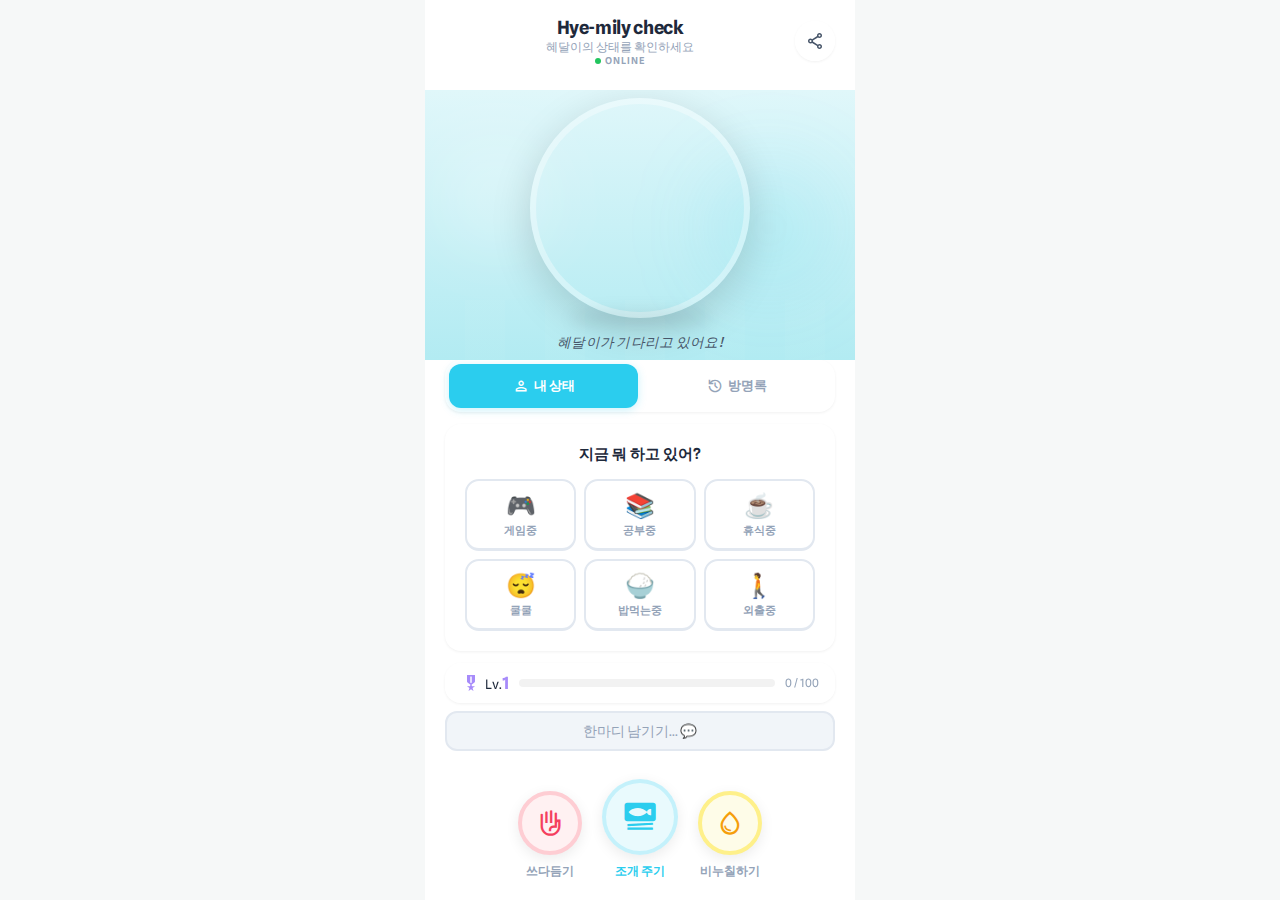
<file: index.html>
<!DOCTYPE html>
<html lang="ko">
<head>
  <meta charset="UTF-8">
  <meta name="viewport" content="width=device-width, initial-scale=1.0, viewport-fit=cover">
  <meta name="apple-mobile-web-app-capable" content="yes">
  <meta name="apple-mobile-web-app-status-bar-style" content="default">
  <title>혜달이의 상태 - Hye-mily check</title>
  <link rel="manifest" href="manifest.json">
  <meta name="theme-color" content="#2bcdee">
  <link href="https://fonts.googleapis.com/css2?family=Spline+Sans:wght@300;400;500;600;700&display=swap" rel="stylesheet">
  <link href="https://fonts.googleapis.com/css2?family=Material+Symbols+Outlined:wght,FILL@100..700,0..1&display=swap" rel="stylesheet">
  <link rel="stylesheet" href="css/style.css">
</head>
<body>
  <div id="app" class="app-shell">

    <!-- 헤더 (Stitch 스타일) -->
    <header class="header">
      <div class="header__center">
        <h1 class="header__title">Hye-mily check</h1>
        <p class="header__subtitle">혜달이의 상태를 확인하세요</p>
        <div class="header__badge">
          <span class="header__dot"></span> Online
        </div>
      </div>
      <button id="share-btn" class="header__action-btn" title="링크 공유하기">
        <span class="material-symbols-outlined">share</span>
      </button>
    </header>


    <!-- 메인 캐릭터 영역 (ocean gradient + floating) -->
    <main class="otter-main">
      <!-- 배경 블러 장식 -->
      <div class="otter-main__blur otter-main__blur--left"></div>
      <div class="otter-main__blur otter-main__blur--right"></div>

      <div class="otter-area">
        <div id="otter-container" class="otter-container floating"></div>
        <div id="otter-hearts" class="otter-hearts"></div>
      </div>
      <div id="otter-speech" class="otter-speech" hidden>
        <p id="otter-speech-text"></p>
      </div>
      <p id="otter-status-text" class="otter-status-text">혜달이가 기다리고 있어요!</p>
      <!-- 파도 장식 -->
      <div class="wave"></div>
    </main>

    <!-- 탭 네비게이션 -->
    <nav class="tabs">
      <button class="tab tab--active" data-tab="mood">
        <span class="material-symbols-outlined tab__icon">person</span>
        내 상태
      </button>
      <button class="tab" data-tab="care-log">
        <span class="material-symbols-outlined tab__icon">history</span>
        방명록
      </button>
    </nav>

    <!-- 탭 컨텐츠 -->
    <div class="tab-content">
      <!-- 내 상태 탭 -->
      <section id="tab-mood" class="tab-panel tab-panel--active">
        <div class="mood">
          <p class="mood__question">지금 뭐 하고 있어?</p>
          <div class="mood__grid">
            <button class="mood__btn" data-mood="gaming" data-emoji="🎮">
              <span class="mood__emoji">🎮</span>
              <span class="mood__name">게임중</span>
            </button>
            <button class="mood__btn" data-mood="studying" data-emoji="📚">
              <span class="mood__emoji">📚</span>
              <span class="mood__name">공부중</span>
            </button>
            <button class="mood__btn" data-mood="resting" data-emoji="☕">
              <span class="mood__emoji">☕</span>
              <span class="mood__name">휴식중</span>
            </button>
            <button class="mood__btn" data-mood="sleeping" data-emoji="😴">
              <span class="mood__emoji">😴</span>
              <span class="mood__name">쿨쿨</span>
            </button>
            <button class="mood__btn" data-mood="eating" data-emoji="🍚">
              <span class="mood__emoji">🍚</span>
              <span class="mood__name">밥먹는중</span>
            </button>
            <button class="mood__btn" data-mood="out" data-emoji="🚶">
              <span class="mood__emoji">🚶</span>
              <span class="mood__name">외출중</span>
            </button>
          </div>
        </div>
      </section>

      <!-- 돌봄 기록 탭 -->
      <section id="tab-care-log" class="tab-panel">
        <div class="care-log">
          <div id="care-today-summary" class="care-log__summary">
            <p class="care-log__summary-title">오늘의 돌봄</p>
            <div class="care-log__summary-counts">
              <span class="care-log__badge">총 <strong id="care-today-total">0</strong>회</span>
              <span class="care-log__badge care-log__badge--feed">🐚 <strong id="care-today-feed">0</strong></span>
              <span class="care-log__badge care-log__badge--wash">🧼 <strong id="care-today-wash">0</strong></span>
              <span class="care-log__badge care-log__badge--pet">💕 <strong id="care-today-pet">0</strong></span>
            </div>
          </div>
          <ul id="care-log-list" class="care-log__list"></ul>
          <p id="care-log-empty" class="care-log__empty">아직 돌봄 기록이 없어요!</p>
        </div>
      </section>

    </div>

    <!-- 레벨 표시 -->
    <div class="care__level">
      <div class="care__level-info">
        <span class="material-symbols-outlined care__level-icon" style="font-variation-settings: 'FILL' 1">military_tech</span>
        <p>Lv.<strong id="otter-level">1</strong></p>
        <span id="otter-level-top" hidden>1</span>
      </div>
      <div class="stat-card__track care__level-track">
        <div id="exp-bar" class="stat-card__fill stat-card__fill--exp" style="width:0%"></div>
      </div>
      <p class="care__exp-text"><span id="exp-text">0</span> / <span id="exp-max">100</span></p>
    </div>

    <!-- 메시지 입력 -->
    <div class="message-input">
      <input id="care-message" type="text" class="message-input__field" placeholder="한마디 남기기... 💬" maxlength="30">
    </div>

    <!-- 하단 액션 독 (Stitch 스타일 원형 버튼) -->
    <footer class="bottom-dock">
      <div class="dock-action">
        <button id="care-pet" class="dock-btn dock-btn--pet">
          <span class="material-symbols-outlined dock-btn__icon">front_hand</span>
        </button>
        <span class="dock-action__label">쓰다듬기</span>
      </div>
      <div class="dock-action dock-action--main">
        <button id="care-feed" class="dock-btn dock-btn--feed">
          <span class="material-symbols-outlined dock-btn__icon" style="font-variation-settings: 'FILL' 1">set_meal</span>
        </button>
        <span class="dock-action__label dock-action__label--primary">조개 주기</span>
      </div>
      <div class="dock-action">
        <button id="care-wash" class="dock-btn dock-btn--wash">
          <span class="material-symbols-outlined dock-btn__icon">water_drop</span>
        </button>
        <span class="dock-action__label">비누칠하기</span>
      </div>
    </footer>

    <!-- 파티클 컨테이너 -->
    <div id="particles" class="particles"></div>

    <!-- 돌봄 알림 토스트 -->
    <div id="care-toast" class="care-toast" hidden>
      <p id="care-toast-text"></p>
    </div>

    <!-- 공유 모달 -->
    <div id="share-modal" class="modal" hidden>
      <div class="modal__backdrop"></div>
      <div class="modal__content">
        <h2>혜달이 페이지 공유하기</h2>
        <p>이 링크를 연인이나 가족에게 보내주세요!</p>
        <div class="modal__link-area">
          <input id="share-url" type="text" class="modal__link-input" readonly>
          <button id="copy-url" class="btn btn--primary">복사</button>
        </div>
        <button id="close-modal" class="btn btn--outline modal__close">닫기</button>
      </div>
    </div>
  </div>

  <script>
    if ('serviceWorker' in navigator) {
      navigator.serviceWorker.register('./sw.js');
    }
  </script>
  <script src="js/otter-svg.js"></script>
  <script src="js/api.js"></script>
  <script src="js/tamagotchi.js"></script>

  <script src="js/mood.js"></script>
  <script src="js/share.js"></script>
  <script src="js/notification.js"></script>
  <script src="js/app.js"></script>
</body>
</html>
</file>
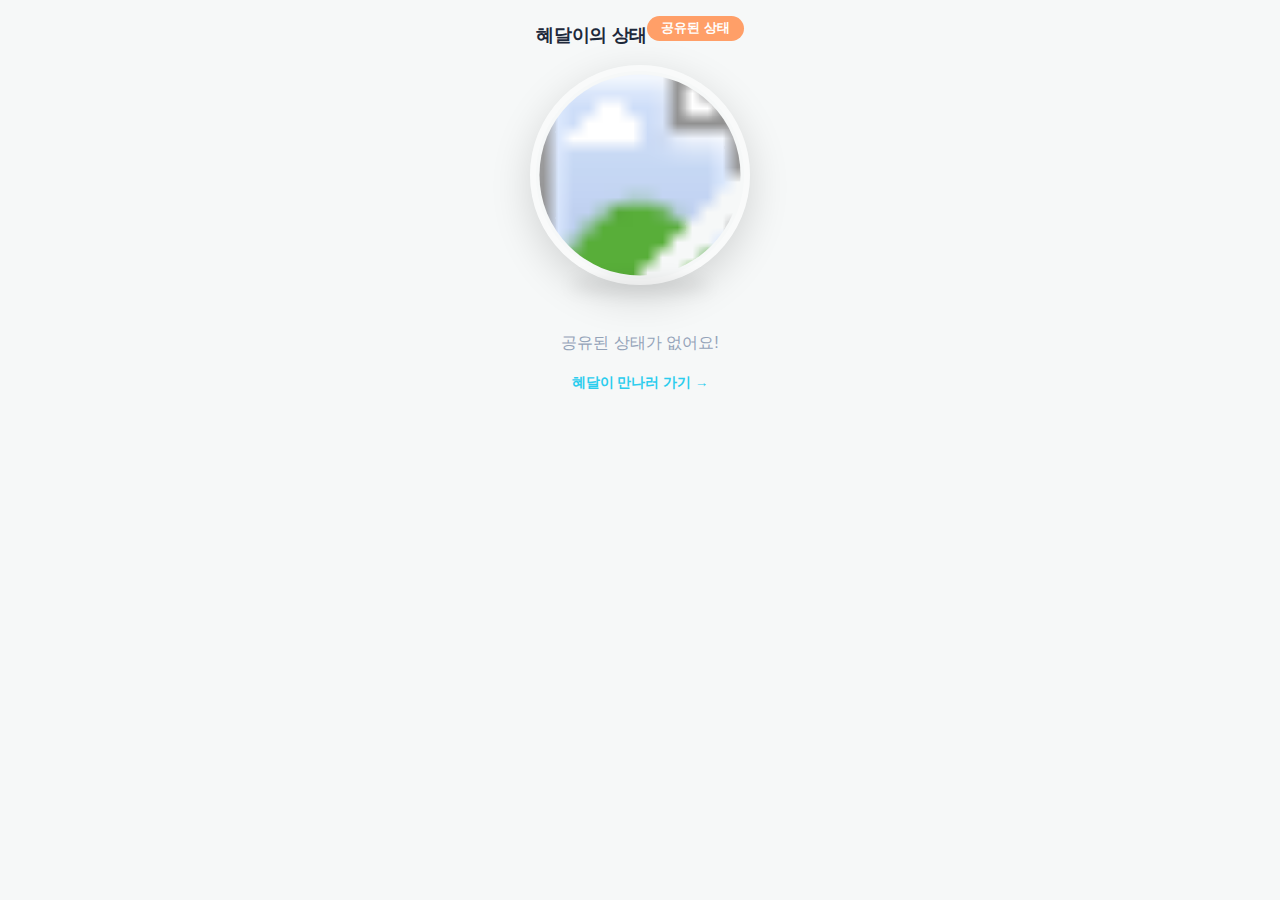
<file: share.html>
<!DOCTYPE html>
<html lang="ko">
<head>
  <meta charset="UTF-8">
  <meta name="viewport" content="width=device-width, initial-scale=1.0, viewport-fit=cover">
  <meta name="apple-mobile-web-app-capable" content="yes">
  <meta name="apple-mobile-web-app-status-bar-style" content="default">
  <title>혜달이의 상태 - 공유</title>
  <meta name="description" content="혜달이가 지금 뭘 하고 있는지 확인해보세요!">
  <meta property="og:title" content="혜달이의 상태">
  <meta property="og:description" content="혜달이가 지금 뭘 하고 있는지 확인해보세요!">
  <link rel="stylesheet" href="css/style.css">
  <style>
    .shared-view {
      text-align: center;
      padding: 20px 0;
    }
    .shared-badge {
      display: inline-block;
      background: var(--accent);
      color: #fff;
      padding: 4px 14px;
      border-radius: 20px;
      font-size: 0.8rem;
      font-weight: 600;
      margin-bottom: 12px;
    }
    .shared-mood {
      font-size: 1.2rem;
      font-weight: 700;
      margin: 12px 0 4px;
    }
    .shared-message {
      font-size: 0.95rem;
      color: var(--text-light);
      margin-bottom: 16px;
    }
    .shared-todos {
      text-align: left;
      background: var(--card);
      border-radius: var(--radius);
      box-shadow: var(--shadow);
      padding: 16px 20px;
      margin-top: 16px;
    }
    .shared-todos h3 {
      font-size: 0.9rem;
      color: var(--text-light);
      margin-bottom: 10px;
    }
    .shared-todos li {
      font-size: 0.9rem;
      padding: 6px 0;
      border-bottom: 1px solid #F0E8DD;
      list-style: none;
    }
    .shared-todos li:last-child {
      border-bottom: none;
    }
    .shared-link-back {
      display: inline-block;
      margin-top: 20px;
      font-size: 0.85rem;
      color: var(--primary);
      text-decoration: none;
      font-weight: 600;
    }
    .shared-link-back:hover {
      text-decoration: underline;
    }
    .shared-empty {
      padding: 40px 20px;
      text-align: center;
      color: var(--text-light);
    }
  </style>
</head>
<body>
  <div id="app">
    <header class="header">
      <h1 class="header__title">혜달이의 상태</h1>
      <span class="shared-badge">공유된 상태</span>
    </header>

    <!-- 혜달이 캐릭터 영역 -->
    <section class="otter-area">
      <div id="otter-container" class="otter-container"></div>
      <div id="otter-speech" class="otter-speech" hidden>
        <p id="otter-speech-text"></p>
      </div>
    </section>

    <!-- 공유 콘텐츠 -->
    <div id="shared-content" class="shared-view">
      <!-- JS로 채워집니다 -->
    </div>

    <!-- 데이터가 없을 때 -->
    <div id="shared-empty" class="shared-empty" hidden>
      <p>공유된 상태가 없어요!</p>
      <a href="index.html" class="shared-link-back">혜달이 만나러 가기 →</a>
    </div>
  </div>

  <script src="js/otter-svg.js"></script>
  <script>
    (function() {
      'use strict';

      const moodNames = {
        happy: '행복해 😊',
        focused: '집중! 🔥',
        tired: '피곤해 😴',
        stressed: '힘들어 😰',
        excited: '신나! 🥳',
        bored: '심심해 😑',
        loved: '사랑해 🥰',
        hungry: '배고파 🍽️',
        default: '기본 🦦',
        eating: '냠냠 중 🐟',
        playing: '놀고 있어 ⚽',
        sleeping: '자는 중 💤',
      };

      function decodeState() {
        const params = new URLSearchParams(window.location.search);
        if (!params.has('m') && !params.has('h')) return null;

        const data = {};
        if (params.has('m')) data.mood = params.get('m');
        if (params.has('h')) data.hunger = Number(params.get('h'));
        if (params.has('hp')) data.happiness = Number(params.get('hp'));
        if (params.has('e')) data.energy = Number(params.get('e'));
        if (params.has('lv')) data.level = Number(params.get('lv'));
        if (params.has('msg')) data.message = params.get('msg');
        if (params.has('td')) {
          try { data.todos = JSON.parse(params.get('td')); } catch (e) { /* 무시 */ }
        }
        return data;
      }

      function escapeHtml(str) {
        const div = document.createElement('div');
        div.textContent = str;
        return div.innerHTML;
      }

      function renderSharedView(data) {
        // 혜달이 렌더링
        OtterSVG.mount('otter-container', data.mood || 'default');

        const $content = document.getElementById('shared-content');
        if (!$content) return;

        let html = '';

        // 기분
        const moodName = moodNames[data.mood] || moodNames.default;
        html += `<div class="shared-mood">${escapeHtml(moodName)}</div>`;

        // 메시지
        if (data.message) {
          html += `<div class="shared-message">"${escapeHtml(data.message)}"</div>`;
        }

        // 상태바
        if (data.hunger != null) {
          html += `
            <div class="stats-bar" style="margin-top:16px">
              <div class="stat">
                <span class="stat__label">배고픔</span>
                <div class="stat__bar"><div class="stat__fill stat__fill--hunger" style="width:${data.hunger}%"></div></div>
              </div>
              <div class="stat">
                <span class="stat__label">행복도</span>
                <div class="stat__bar"><div class="stat__fill stat__fill--happiness" style="width:${data.happiness || 50}%"></div></div>
              </div>
              <div class="stat">
                <span class="stat__label">에너지</span>
                <div class="stat__bar"><div class="stat__fill stat__fill--energy" style="width:${data.energy || 50}%"></div></div>
              </div>
            </div>
          `;
        }

        // 레벨
        if (data.level) {
          html += `<p style="font-size:0.9rem;color:var(--text-light);margin-top:8px">혜달이 Lv.${data.level}</p>`;
        }

        // 할 일 목록
        if (data.todos && data.todos.length > 0) {
          html += `<div class="shared-todos"><h3>할 일 목록</h3><ul>`;
          data.todos.forEach(text => {
            html += `<li>${escapeHtml(text)}</li>`;
          });
          html += `</ul></div>`;
        }

        html += `<a href="index.html" class="shared-link-back">나도 혜달이 키우러 가기 →</a>`;

        $content.innerHTML = html;
      }

      // 초기화
      const data = decodeState();
      if (data) {
        renderSharedView(data);
      } else {
        document.getElementById('shared-content').hidden = true;
        document.getElementById('shared-empty').hidden = false;
        OtterSVG.mount('otter-container', 'default');
      }
    })();
  </script>
</body>
</html>
</file>
<file: css/style.css>
/* ===== 기본 리셋 & 변수 (Stitch Design) ===== */
*, *::before, *::after {
  box-sizing: border-box;
  margin: 0;
  padding: 0;
}

:root {
  --primary: #2bcdee;
  --primary-dark: #1ab5d6;
  --primary-glow: rgba(43, 205, 238, 0.25);
  --accent: #FF9F68;
  --accent-dark: #E8854E;
  --bg: #f6f8f8;
  --bg-dark: #101f22;
  --card: #FFFFFF;
  --card-glass: rgba(255, 255, 255, 0.60);
  --card-glass-border: rgba(255, 255, 255, 0.20);
  --text: #1e293b;
  --text-mid: #475569;
  --text-light: #94a3b8;
  --border: #e2e8f0;
  --border-light: #f1f5f9;

  /* Stat Colors */
  --hunger: #2bcdee;
  --happiness: #fb7185;
  --cleanliness: #60a5fa;
  --exp: #a78bfa;

  /* Dock Button Colors */
  --dock-pet: #fff1f2;
  --dock-pet-border: #fecdd3;
  --dock-pet-icon: #f43f5e;
  --dock-feed: rgba(43, 205, 238, 0.10);
  --dock-feed-border: rgba(43, 205, 238, 0.20);
  --dock-wash: #fefce8;
  --dock-wash-border: #fef08a;
  --dock-wash-icon: #f59e0b;

  --radius: 1rem;
  --radius-lg: 1.5rem;
  --radius-xl: 2rem;
  --shadow: 0 1px 3px rgba(0, 0, 0, 0.06);
  --shadow-lg: 0 8px 32px rgba(0, 0, 0, 0.08);
  --shadow-btn: 0 4px 14px rgba(0, 0, 0, 0.08);
}

body {
  font-family: 'Spline Sans', -apple-system, BlinkMacSystemFont, sans-serif;
  background: var(--bg);
  color: var(--text);
  min-height: 100vh;
  min-height: 100dvh;
  display: flex;
  justify-content: center;
  align-items: flex-start;
  -webkit-font-smoothing: antialiased;
  -webkit-tap-highlight-color: transparent;
}

/* ===== App Shell (모바일 컨테이너) ===== */
.app-shell {
  width: 100%;
  max-width: 430px;
  min-height: 100vh;
  min-height: 100dvh;
  background: var(--card);
  position: relative;
  display: flex;
  flex-direction: column;
  overflow-x: hidden;
}

/* ===== API 상태 배너 ===== */
.api-banner {
  padding: 8px 16px;
  border-radius: 12px;
  font-size: 0.78rem;
  font-weight: 600;
  text-align: center;
  margin: 8px 16px 0;
  animation: popIn 0.3s ease;
}

.api-banner--offline {
  background: #FFF3E0;
  color: #E65100;
  border: 1px solid #FFE0B2;
}

/* ===== 헤더 (Stitch 스타일) ===== */
.header {
  display: flex;
  align-items: center;
  justify-content: space-between;
  padding: 16px 20px 12px;
  padding-top: calc(env(safe-area-inset-top, 12px) + 16px);
}

.header__center {
  display: flex;
  flex-direction: column;
  align-items: center;
  flex: 1;
}

.header__title {
  font-size: 1.15rem;
  font-weight: 700;
  letter-spacing: -0.02em;
  color: var(--text);
}

.header__subtitle {
  font-size: 0.72rem;
  font-weight: 500;
  color: var(--text-light);
  margin-top: 2px;
}

.header__badge {
  display: flex;
  align-items: center;
  gap: 4px;
  font-size: 0.6rem;
  font-weight: 600;
  text-transform: uppercase;
  letter-spacing: 0.12em;
  color: var(--text-light);
}

.header__dot {
  width: 6px;
  height: 6px;
  border-radius: 50%;
  background: #22c55e;
}

.header__action-btn {
  width: 40px;
  height: 40px;
  display: flex;
  align-items: center;
  justify-content: center;
  border-radius: 50%;
  border: none;
  background: rgba(255, 255, 255, 0.80);
  backdrop-filter: blur(12px);
  -webkit-backdrop-filter: blur(12px);
  box-shadow: var(--shadow);
  cursor: pointer;
  transition: all 0.2s;
}

.header__action-btn:hover {
  background: var(--border-light);
}

.header__action-btn:active {
  transform: scale(0.92);
}

.header__action-btn .material-symbols-outlined {
  font-size: 20px;
  color: var(--text-mid);
}

/* ===== 상태 바 (Stitch glassmorphism 카드) ===== */
.stats-section {
  display: flex;
  flex-direction: column;
  gap: 8px;
  padding: 0 20px;
  margin-top: 8px;
}

.stat-card {
  background: var(--card-glass);
  backdrop-filter: blur(12px);
  -webkit-backdrop-filter: blur(12px);
  padding: 10px 14px;
  border-radius: var(--radius);
  border: 1px solid var(--card-glass-border);
}

.stat-card__row {
  display: flex;
  justify-content: space-between;
  align-items: center;
  margin-bottom: 6px;
  padding: 0 2px;
}

.stat-card__label {
  display: flex;
  align-items: center;
  gap: 6px;
}

.stat-icon {
  font-size: 16px;
}

.stat-icon--hunger { color: var(--hunger); }
.stat-icon--happiness { color: var(--happiness); }
.stat-icon--cleanliness { color: var(--cleanliness); }

.stat-card__name {
  font-size: 0.7rem;
  font-weight: 700;
  text-transform: uppercase;
  letter-spacing: 0.06em;
  color: var(--text-mid);
}

.stat-card__value {
  font-size: 0.7rem;
  font-weight: 700;
}

.stat-card__value--hunger { color: var(--hunger); }
.stat-card__value--happiness { color: var(--happiness); }
.stat-card__value--cleanliness { color: var(--cleanliness); }

.stat-card__track {
  width: 100%;
  height: 8px;
  background: rgba(0, 0, 0, 0.05);
  border-radius: 9999px;
  overflow: hidden;
}

.stat-card__fill {
  height: 100%;
  border-radius: 9999px;
  transition: width 0.5s cubic-bezier(0.4, 0, 0.2, 1);
}

.stat-card__fill--hunger { background: var(--hunger); }
.stat-card__fill--happiness { background: var(--happiness); }
.stat-card__fill--cleanliness { background: var(--cleanliness); }
.stat-card__fill--exp { background: var(--exp); }

/* ===== 메인 캐릭터 영역 (Ocean Gradient) ===== */
.otter-main {
  position: relative;
  flex: 1;
  display: flex;
  flex-direction: column;
  align-items: center;
  justify-content: center;
  background: linear-gradient(180deg, #e0f7fa 0%, #b2ebf2 100%);
  margin-top: 12px;
  overflow: hidden;
  min-height: 220px;
}

.otter-main__blur {
  position: absolute;
  border-radius: 50%;
  filter: blur(40px);
  pointer-events: none;
}

.otter-main__blur--left {
  top: 20%;
  left: 5%;
  width: 100px;
  height: 100px;
  background: rgba(255, 255, 255, 0.35);
}

.otter-main__blur--right {
  bottom: 25%;
  right: 5%;
  width: 130px;
  height: 130px;
  background: rgba(43, 205, 238, 0.12);
}

/* 파도 장식 */
.wave {
  position: absolute;
  bottom: 0;
  left: 0;
  width: 100%;
  height: 60px;
  background: repeating-linear-gradient(
    90deg,
    transparent,
    transparent 40px,
    rgba(255, 255, 255, 0.06) 40px,
    rgba(255, 255, 255, 0.06) 80px
  );
  opacity: 0.5;
}

/* ===== 혜달이 캐릭터 ===== */
.otter-area {
  position: relative;
  z-index: 10;
  text-align: center;
}

.otter-container {
  width: 220px;
  height: 220px;
  margin: 0 auto;
  position: relative;
  border-radius: 50%;
  background: transparent;
  border: 6px solid rgba(255, 255, 255, 0.35);
  box-shadow: 0 12px 40px rgba(0, 0, 0, 0.15);
  overflow: hidden;
  transition: box-shadow 0.8s ease, border-color 0.8s ease;
}

.otter-container svg {
  width: 100%;
  height: 100%;
  display: block;
}

/* 볼터치 효과는 SVG 오버레이에서 처리하므로 CSS pseudo 제거 */
.otter-container::before,
.otter-container::after {
  content: none;
}

/* 호버 시 살짝 확대 효과 */
.otter-container:hover {
  transform: scale(1.02);
  transition: transform 0.3s ease;
}

/* ===== 웰니스 레벨별 시각 효과 (data-wellness 기반) ===== */

/* 최고 상태: 골든 글로우 */
.otter-container[data-wellness="max"] {
  border-color: rgba(255, 215, 0, 0.5);
  box-shadow:
    0 12px 40px rgba(0, 0, 0, 0.12),
    0 0 30px rgba(255, 215, 0, 0.20),
    0 0 60px rgba(255, 215, 0, 0.08);
}

/* 좋은 상태: 은은한 블루 글로우 */
.otter-container[data-wellness="high"] {
  border-color: rgba(43, 205, 238, 0.4);
  box-shadow:
    0 12px 40px rgba(0, 0, 0, 0.12),
    0 0 20px rgba(43, 205, 238, 0.15);
}

/* 보통 상태: 기본 */
.otter-container[data-wellness="medium"] {
  border-color: rgba(255, 255, 255, 0.6);
  box-shadow: 0 12px 40px rgba(0, 0, 0, 0.12);
}

/* 낮은 상태: 살짝 어두워짐 */
.otter-container[data-wellness="low"] {
  border-color: rgba(148, 163, 184, 0.4);
  box-shadow: 0 8px 24px rgba(0, 0, 0, 0.15);
  filter: saturate(0.8);
}

/* 위급 상태: 붉은 펄스 + 채도 저하 */
.otter-container[data-wellness="critical"] {
  border-color: rgba(239, 68, 68, 0.4);
  box-shadow:
    0 8px 24px rgba(0, 0, 0, 0.15),
    0 0 20px rgba(239, 68, 68, 0.15);
  filter: saturate(0.6);
  animation: float 4s ease-in-out infinite, criticalPulse 2s ease-in-out infinite;
}

@keyframes criticalPulse {
  0%, 100% { box-shadow: 0 8px 24px rgba(0,0,0,0.15), 0 0 20px rgba(239,68,68,0.15); }
  50% { box-shadow: 0 8px 24px rgba(0,0,0,0.15), 0 0 35px rgba(239,68,68,0.30); }
}

/* 둥둥 떠다니는 애니메이션 (Stitch floating) */
.floating {
  animation: float 4s ease-in-out infinite;
}

@keyframes float {
  0%, 100% { transform: translateY(0) rotate(-1deg); }
  50% { transform: translateY(-12px) rotate(1deg); }
}

/* 그림자 (물 위 반사) */
.otter-area::after {
  content: '';
  display: block;
  width: 140px;
  height: 16px;
  margin: -8px auto 0;
  background: rgba(0, 0, 0, 0.08);
  border-radius: 50%;
  filter: blur(8px);
  animation: shadowPulse 4s ease-in-out infinite;
}

@keyframes shadowPulse {
  0%, 100% { transform: scaleX(1); opacity: 0.08; }
  50% { transform: scaleX(0.85); opacity: 0.05; }
}

/* 하트 플로팅 */
.otter-hearts {
  position: absolute;
  top: -10px;
  left: 50%;
  transform: translateX(-50%);
  pointer-events: none;
  z-index: 20;
}

.otter-heart {
  position: absolute;
  font-size: 1.6rem;
  animation: heartFloat 1s ease-out forwards;
  opacity: 0;
}

@keyframes heartFloat {
  0% { opacity: 1; transform: translateY(0) scale(0.5); }
  50% { opacity: 1; transform: translateY(-40px) scale(1.2); }
  100% { opacity: 0; transform: translateY(-80px) scale(0.8); }
}

/* 말풍선 */
.otter-speech {
  background: rgba(255, 255, 255, 0.90);
  backdrop-filter: blur(12px);
  -webkit-backdrop-filter: blur(12px);
  border: none;
  border-radius: 20px;
  padding: 10px 20px;
  margin: 8px auto 0;
  max-width: 280px;
  position: relative;
  z-index: 10;
  box-shadow: 0 2px 12px rgba(0, 0, 0, 0.06);
  animation: popIn 0.3s ease;
}

.otter-speech::after {
  content: '';
  position: absolute;
  top: -7px;
  left: 50%;
  transform: translateX(-50%);
  border-left: 7px solid transparent;
  border-right: 7px solid transparent;
  border-bottom: 7px solid rgba(255, 255, 255, 0.90);
}

.otter-speech p {
  font-size: 0.9rem;
  font-weight: 500;
  line-height: 1.5;
  color: var(--text-mid);
}

.otter-status-text {
  font-size: 0.85rem;
  color: var(--text-mid);
  font-weight: 500;
  font-style: italic;
  text-align: center;
  margin: 8px 20px 0;
  position: relative;
  z-index: 10;
  letter-spacing: 0.02em;
}

/* ===== 버튼 공통 ===== */
.btn {
  border: none;
  cursor: pointer;
  font-family: inherit;
  font-size: 0.88rem;
  font-weight: 600;
  border-radius: 10px;
  padding: 9px 18px;
  transition: all 0.2s;
}

.btn:active { transform: scale(0.95); }

.btn--primary {
  background: var(--primary);
  color: #fff;
}

.btn--primary:hover { background: var(--primary-dark); }

.btn--secondary {
  background: var(--accent);
  color: #fff;
}

.btn--secondary:hover { background: var(--accent-dark); }

.btn--outline {
  background: transparent;
  border: 2px solid var(--border);
  color: var(--text-light);
}

.btn--outline:hover {
  border-color: var(--primary);
  color: var(--primary);
}

/* ===== 탭 네비게이션 ===== */
.tabs {
  display: flex;
  gap: 4px;
  background: var(--card);
  border-radius: var(--radius);
  padding: 4px;
  box-shadow: var(--shadow);
  margin: 0 20px 12px;
}

.tab {
  flex: 1;
  border: none;
  background: transparent;
  padding: 10px 0;
  font-family: inherit;
  font-size: 0.82rem;
  font-weight: 600;
  color: var(--text-light);
  border-radius: 12px;
  cursor: pointer;
  transition: all 0.2s;
  display: flex;
  align-items: center;
  justify-content: center;
  gap: 4px;
  min-height: 44px;
}

.tab__icon {
  font-size: 18px;
}

.tab:hover {
  color: var(--text-mid);
  background: var(--border-light);
}

.tab--active {
  background: var(--primary);
  color: #fff;
  box-shadow: 0 2px 8px var(--primary-glow);
}

.tab--active:hover {
  background: var(--primary-dark);
  color: #fff;
}

/* ===== 탭 컨텐츠 ===== */
.tab-content {
  background: var(--card);
  border-radius: var(--radius);
  box-shadow: var(--shadow);
  padding: 20px;
  min-height: 200px;
  margin: 0 20px;
}

.tab-panel {
  display: none;
  animation: fadeIn 0.3s ease;
}

.tab-panel--active { display: block; }

/* ===== 기분 (내 상태) ===== */
.mood__question {
  text-align: center;
  font-weight: 600;
  margin-bottom: 14px;
  font-size: 0.95rem;
}

.mood__grid {
  display: grid;
  grid-template-columns: repeat(3, 1fr);
  gap: 8px;
}

.mood__btn {
  display: flex;
  flex-direction: column;
  align-items: center;
  gap: 4px;
  padding: 10px 4px;
  border: 2px solid var(--border);
  border-radius: 14px;
  background: #fff;
  cursor: pointer;
  transition: all 0.2s;
  font-family: inherit;
  border-bottom: 3px solid var(--border);
}

.mood__btn:hover {
  border-color: var(--primary);
  transform: translateY(-2px);
  box-shadow: 0 3px 10px var(--primary-glow);
}

.mood__btn:active {
  transform: translateY(0);
  border-bottom-width: 2px;
}

.mood__btn.mood--selected {
  border-color: var(--primary);
  background: rgba(43, 205, 238, 0.08);
  box-shadow: 0 2px 8px var(--primary-glow);
}

.mood__emoji { font-size: 1.5rem; }

.mood__name {
  font-size: 0.68rem;
  font-weight: 600;
  color: var(--text-light);
}

/* ===== 돌봄 기록 ===== */
.care-log__summary {
  text-align: center;
  padding: 12px;
  background: var(--border-light);
  border-radius: 12px;
  margin-bottom: 14px;
}

.care-log__summary-title {
  font-size: 0.78rem;
  font-weight: 700;
  color: var(--text-mid);
  margin-bottom: 8px;
  text-transform: uppercase;
  letter-spacing: 0.06em;
}

.care-log__summary-counts {
  display: flex;
  justify-content: center;
  gap: 8px;
  flex-wrap: wrap;
}

.care-log__badge {
  display: inline-flex;
  align-items: center;
  gap: 4px;
  padding: 4px 10px;
  background: #fff;
  border-radius: 20px;
  font-size: 0.75rem;
  font-weight: 600;
  color: var(--text-mid);
  box-shadow: var(--shadow);
}

.care-log__badge strong {
  color: var(--primary);
}

.care-log__list {
  list-style: none;
  max-height: 260px;
  overflow-y: auto;
}

.care-log__item {
  display: flex;
  align-items: center;
  gap: 10px;
  padding: 10px 4px;
  border-bottom: 1px solid var(--border-light);
  animation: slideIn 0.2s ease;
}

.care-log__emoji {
  font-size: 1.3rem;
  flex-shrink: 0;
}

.care-log__detail {
  flex: 1;
  display: flex;
  flex-direction: column;
  gap: 2px;
}

.care-log__action {
  font-size: 0.82rem;
  font-weight: 600;
  color: var(--text);
}

.care-log__message {
  font-size: 0.75rem;
  color: var(--text-mid);
  font-style: italic;
}

.care-log__time {
  font-size: 0.72rem;
  color: var(--text-light);
  white-space: nowrap;
  flex-shrink: 0;
}

.care-log__empty {
  text-align: center;
  color: var(--text-light);
  font-size: 0.88rem;
  padding: 24px 0;
}

/* ===== 메시지 입력 ===== */
.message-input {
  padding: 8px 20px;
}

.message-input__field {
  width: 100%;
  padding: 10px 14px;
  border: 2px solid var(--border);
  border-radius: 12px;
  font-family: inherit;
  font-size: 0.85rem;
  color: var(--text);
  background: var(--border-light);
  text-align: center;
  transition: border-color 0.2s;
}

.message-input__field:focus {
  outline: none;
  border-color: var(--primary);
  background: #fff;
}

.message-input__field::placeholder {
  color: var(--text-light);
}

/* ===== 돌봄 알림 토스트 ===== */
.care-toast {
  position: fixed;
  top: 20px;
  left: 50%;
  transform: translateX(-50%);
  z-index: 300;
  background: rgba(43, 205, 238, 0.95);
  color: #fff;
  padding: 12px 24px;
  border-radius: 20px;
  font-size: 0.88rem;
  font-weight: 600;
  box-shadow: 0 4px 20px rgba(43, 205, 238, 0.3);
  animation: toastIn 0.3s ease;
  max-width: 90%;
  text-align: center;
}

.care-toast--hide {
  animation: toastOut 0.3s ease forwards;
}

@keyframes toastIn {
  from { opacity: 0; transform: translateX(-50%) translateY(-20px); }
  to { opacity: 1; transform: translateX(-50%) translateY(0); }
}

@keyframes toastOut {
  from { opacity: 1; transform: translateX(-50%) translateY(0); }
  to { opacity: 0; transform: translateX(-50%) translateY(-20px); }
}

.care-toast p {
  margin: 0;
}

/* ===== 할 일 ===== */
.todo__input-area {
  display: flex;
  gap: 8px;
  margin-bottom: 12px;
}

.todo__input {
  flex: 1;
  padding: 10px 14px;
  border: 2px solid var(--border);
  border-radius: 10px;
  font-family: inherit;
  font-size: 0.88rem;
  color: var(--text);
}

.todo__input:focus {
  outline: none;
  border-color: var(--primary);
}

.todo__list { list-style: none; }

.todo__item {
  display: flex;
  align-items: center;
  gap: 10px;
  padding: 10px 4px;
  border-bottom: 1px solid var(--border-light);
  animation: slideIn 0.2s ease;
}

.todo__check {
  width: 22px;
  height: 22px;
  border: 2px solid var(--border);
  border-radius: 50%;
  cursor: pointer;
  flex-shrink: 0;
  transition: all 0.2s;
  display: flex;
  align-items: center;
  justify-content: center;
  background: #fff;
  font-size: 0.7rem;
}

.todo__check:hover { border-color: var(--primary); }

.todo__item.todo--done .todo__check {
  background: var(--primary);
  border-color: var(--primary);
  color: #fff;
}

.todo__text {
  flex: 1;
  font-size: 0.88rem;
}

.todo__item.todo--done .todo__text {
  text-decoration: line-through;
  color: var(--text-light);
}

.todo__delete {
  background: none;
  border: none;
  font-size: 1rem;
  color: var(--text-light);
  cursor: pointer;
  padding: 4px;
  border-radius: 6px;
  opacity: 0;
  transition: all 0.2s;
}

.todo__item:hover .todo__delete { opacity: 1; }

.todo__delete:hover {
  color: #ef4444;
  background: #fef2f2;
}

.todo__empty {
  text-align: center;
  color: var(--text-light);
  font-size: 0.88rem;
  padding: 24px 0;
}

/* ===== 레벨 표시 ===== */
.care__level {
  display: flex;
  align-items: center;
  gap: 10px;
  padding: 10px 16px;
  background: var(--card-glass);
  backdrop-filter: blur(8px);
  -webkit-backdrop-filter: blur(8px);
  border-radius: var(--radius);
  box-shadow: var(--shadow);
  margin: 12px 20px 0;
}

.care__level-info {
  display: flex;
  align-items: center;
  gap: 4px;
  white-space: nowrap;
}

.care__level-icon {
  font-size: 20px;
  color: var(--exp);
}

.care__level-info p {
  font-size: 0.82rem;
  margin: 0;
}

.care__level-info strong {
  color: var(--exp);
  font-size: 1.05rem;
}

.care__level-track { flex: 1; }

.care__exp-text {
  font-size: 0.72rem;
  color: var(--text-light);
  white-space: nowrap;
  margin: 0;
}

/* ===== 하단 액션 독 (Stitch 스타일 원형 버튼) ===== */
.bottom-dock {
  display: flex;
  justify-content: center;
  align-items: flex-end;
  gap: 20px;
  padding: 20px 24px 28px;
  padding-bottom: calc(env(safe-area-inset-bottom, 12px) + 20px);
  background: var(--card);
  margin-top: auto;
}

.dock-action {
  display: flex;
  flex-direction: column;
  align-items: center;
  gap: 8px;
}

.dock-btn {
  display: flex;
  align-items: center;
  justify-content: center;
  border-radius: 50%;
  border: 4px solid;
  cursor: pointer;
  transition: all 0.15s ease;
  box-shadow: var(--shadow-btn);
  width: 64px;
  height: 64px;
}

.dock-btn:active {
  transform: scale(0.92);
}

.dock-btn__icon {
  font-size: 28px;
  transition: transform 0.2s;
}

.dock-btn:hover .dock-btn__icon {
  transform: scale(1.12);
}

/* Pet Button */
.dock-btn--pet {
  background: var(--dock-pet);
  border-color: var(--dock-pet-border);
}

.dock-btn--pet .dock-btn__icon {
  color: var(--dock-pet-icon);
}

/* Feed Button (메인 - 더 큼) */
.dock-action--main .dock-btn {
  width: 76px;
  height: 76px;
}

.dock-action--main .dock-btn__icon {
  font-size: 34px;
}

.dock-btn--feed {
  background: var(--dock-feed);
  border-color: var(--dock-feed-border);
}

.dock-btn--feed .dock-btn__icon {
  color: var(--primary);
}

/* Wash Button */
.dock-btn--wash {
  background: var(--dock-wash);
  border-color: var(--dock-wash-border);
}

.dock-btn--wash .dock-btn__icon {
  color: var(--dock-wash-icon);
}

/* 쿨다운 */
.dock-btn.care--cooldown {
  opacity: 0.3;
  cursor: not-allowed;
  transform: none !important;
}

.dock-action__label {
  font-size: 0.75rem;
  font-weight: 700;
  color: var(--text-light);
}

.dock-action__label--primary {
  color: var(--primary);
}

/* ===== 파티클 애니메이션 ===== */
.particles {
  position: fixed;
  inset: 0;
  pointer-events: none;
  z-index: 200;
  overflow: hidden;
}

.particle {
  position: absolute;
  font-size: 1.4rem;
  animation: particleFloat 1.2s ease-out forwards;
  pointer-events: none;
}

@keyframes particleFloat {
  0% { opacity: 1; transform: translateY(0) scale(0.5) rotate(0deg); }
  30% { opacity: 1; transform: translateY(-30px) scale(1.2) rotate(15deg); }
  100% { opacity: 0; transform: translateY(-120px) scale(0.6) rotate(-10deg); }
}

/* ===== 공유 모달 ===== */
.modal {
  position: fixed;
  inset: 0;
  z-index: 100;
  display: flex;
  align-items: center;
  justify-content: center;
}

.modal[hidden] { display: none; }

.modal__backdrop {
  position: absolute;
  inset: 0;
  background: rgba(0, 0, 0, 0.4);
  backdrop-filter: blur(4px);
}

.modal__content {
  position: relative;
  background: var(--card);
  border-radius: var(--radius-xl);
  padding: 28px 24px;
  max-width: 360px;
  width: 90%;
  box-shadow: var(--shadow-lg);
  text-align: center;
  animation: popIn 0.3s ease;
}

.modal__content h2 {
  font-size: 1.15rem;
  margin-bottom: 8px;
}

.modal__content p {
  font-size: 0.88rem;
  color: var(--text-light);
  margin-bottom: 14px;
}

.modal__link-area {
  display: flex;
  gap: 8px;
  margin-bottom: 14px;
}

.modal__link-input {
  flex: 1;
  padding: 10px;
  border: 2px solid var(--border);
  border-radius: 10px;
  font-size: 0.78rem;
  color: var(--text);
  background: var(--border-light);
  font-family: inherit;
}

.modal__close { margin-top: 8px; }

/* ===== 애니메이션 ===== */
@keyframes fadeIn {
  from { opacity: 0; }
  to { opacity: 1; }
}

@keyframes popIn {
  from { opacity: 0; transform: scale(0.9); }
  to { opacity: 1; transform: scale(1); }
}

@keyframes slideIn {
  from { opacity: 0; transform: translateX(-10px); }
  to { opacity: 1; transform: translateX(0); }
}

@keyframes bounce {
  0%, 100% { transform: translateY(0); }
  50% { transform: translateY(-8px); }
}

.otter--bounce {
  animation: bounce 0.5s ease;
}

/* ===== 반응형 ===== */

/* 탭 터치 영역 확보 */
@media (hover: none) and (pointer: coarse) {
  .todo__delete { opacity: 0.7; }
  .dock-btn:hover .dock-btn__icon { transform: none; }
  .mood__btn:hover { transform: none; }
}

/* 일반 모바일 (414px 이하) */
@media (max-width: 414px) {
  .header__title { font-size: 1.05rem; }

  .modal__content {
    width: 94%;
    padding: 20px 16px;
  }

  .modal__link-area {
    flex-direction: column;
  }

  .modal__link-area .btn {
    width: 100%;
  }
}

/* 작은 모바일 (360px 이하) */
@media (max-width: 360px) {
  .stats-section { padding: 0 14px; }
  .tabs { margin: 0 14px 10px; }
  .tab-content { margin: 0 14px; padding: 16px; }
  .care__level { margin: 10px 14px 0; }
  .message-input { padding: 8px 14px; }

  .header__title { font-size: 1rem; }

  .mood__grid { grid-template-columns: repeat(3, 1fr); }

  .tab {
    font-size: 0.72rem;
    padding: 8px 0;
  }

  .tab__icon { font-size: 16px; }

  .otter-container {
    width: 180px;
    height: 180px;
  }

  .bottom-dock {
    gap: 14px;
    padding: 16px 16px 24px;
  }

  .dock-btn {
    width: 56px;
    height: 56px;
  }

  .dock-action--main .dock-btn {
    width: 66px;
    height: 66px;
  }

  .dock-btn__icon { font-size: 24px; }
  .dock-action--main .dock-btn__icon { font-size: 28px; }
  .dock-action__label { font-size: 0.68rem; }
}

/* 아주 작은 화면 (320px 이하) */
@media (max-width: 320px) {
  .stats-section { padding: 0 10px; }
  .tabs { margin: 0 10px 8px; }
  .tab-content { margin: 0 10px; padding: 14px; }
  .care__level { margin: 8px 10px 0; }
  .message-input { padding: 8px 10px; }

  .mood__grid { grid-template-columns: repeat(2, 1fr); }
  .tab { font-size: 0.68rem; }
  .tab__icon { font-size: 14px; }

  .otter-container {
    width: 150px;
    height: 150px;
  }

  .bottom-dock { gap: 10px; padding: 14px 12px 20px; }
  .dock-btn { width: 50px; height: 50px; }
  .dock-action--main .dock-btn { width: 58px; height: 58px; }
}

/* 가로 모드 모바일 */
@media (max-height: 500px) and (orientation: landscape) {
  .otter-container { width: 110px; height: 110px; }
  .otter-main { min-height: 140px; }
  .tab-content { min-height: 180px; }
  .dock-btn { width: 52px; height: 52px; }
  .dock-action--main .dock-btn { width: 60px; height: 60px; }
}
</file>
